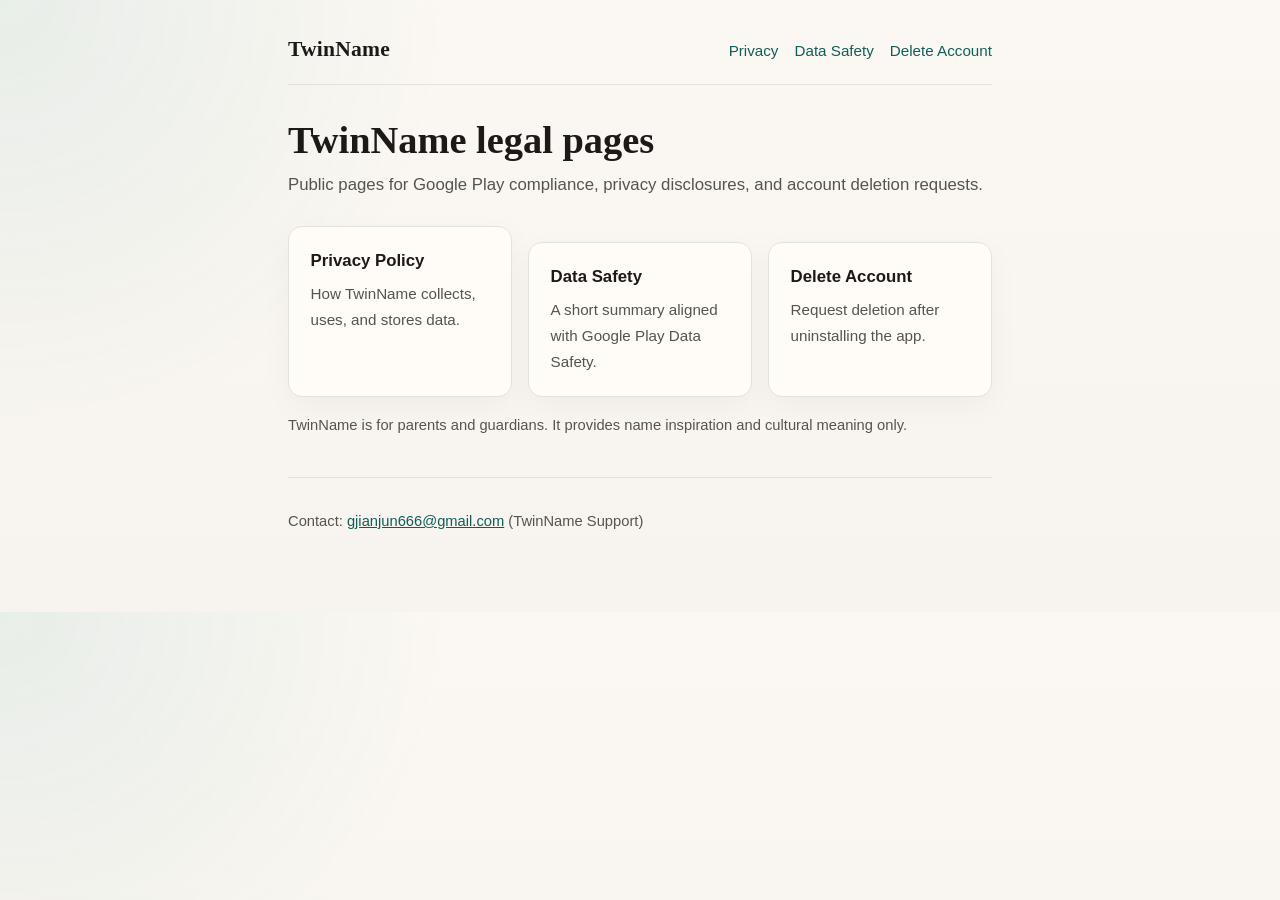
<file: index.html>
<!DOCTYPE html>
<html lang="en">
<head>
  <meta charset="utf-8">
  <meta name="viewport" content="width=device-width, initial-scale=1">
  <title>TwinName Legal</title>
  <meta name="description" content="Privacy Policy, Data Safety, and account deletion pages for TwinName.">
  <link rel="stylesheet" href="./styles.css">
</head>
<body>
  <div class="wrap">
    <header class="site-header">
      <a class="brand" href="./">TwinName</a>
      <nav class="nav" aria-label="Legal pages">
        <a href="./privacy/">Privacy</a>
        <a href="./data-safety/">Data Safety</a>
        <a href="./delete-account/">Delete Account</a>
      </nav>
    </header>

    <section class="hero">
      <h1>TwinName legal pages</h1>
      <p class="lede">Public pages for Google Play compliance, privacy disclosures, and account deletion requests.</p>
    </section>

    <div class="grid home">
      <a class="card" href="./privacy/">
        <strong>Privacy Policy</strong>
        <span>How TwinName collects, uses, and stores data.</span>
      </a>
      <a class="card" href="./data-safety/">
        <strong>Data Safety</strong>
        <span>A short summary aligned with Google Play Data Safety.</span>
      </a>
      <a class="card" href="./delete-account/">
        <strong>Delete Account</strong>
        <span>Request deletion after uninstalling the app.</span>
      </a>
    </div>

    <p class="meta">TwinName is for parents and guardians. It provides name inspiration and cultural meaning only.</p>

    <footer class="site-footer">
      <p>Contact: <a href="mailto:gjianjun666@gmail.com">gjianjun666@gmail.com</a> (TwinName Support)</p>
    </footer>
  </div>
</body>
</html>
</file>
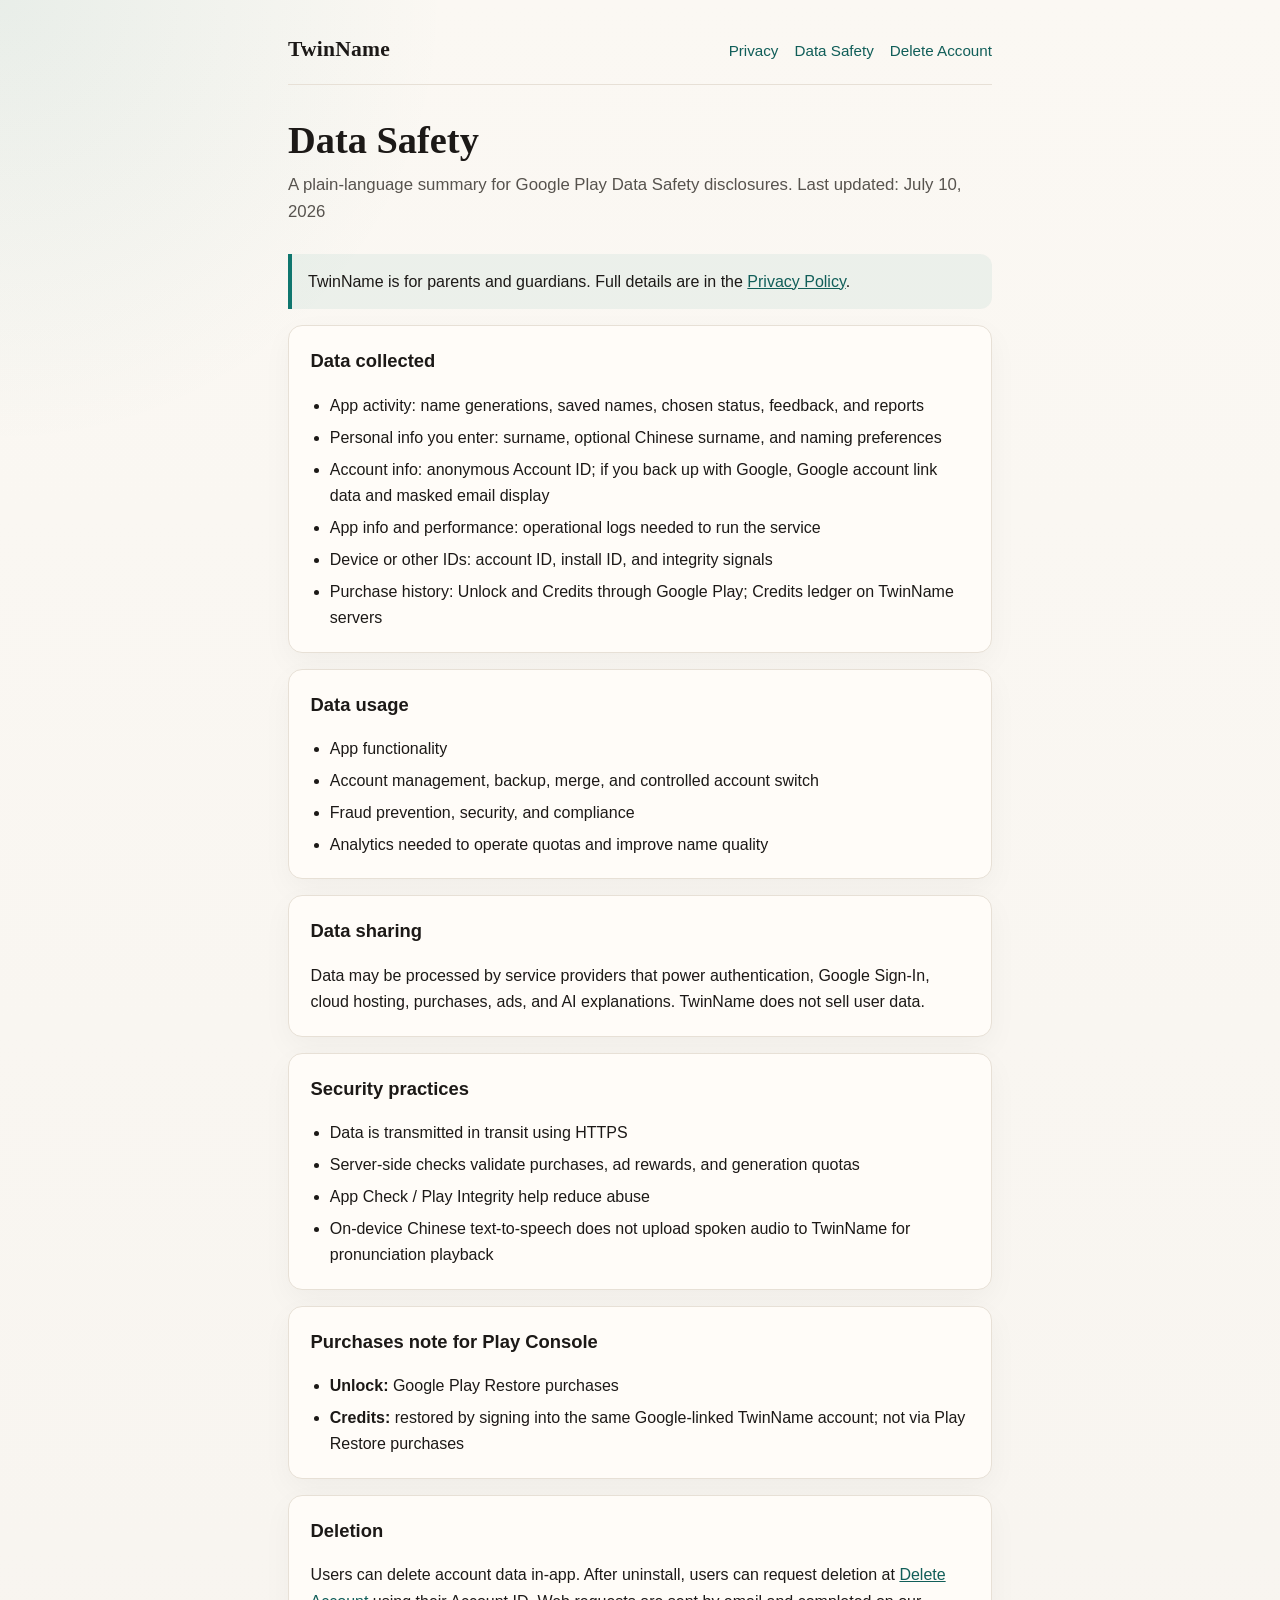
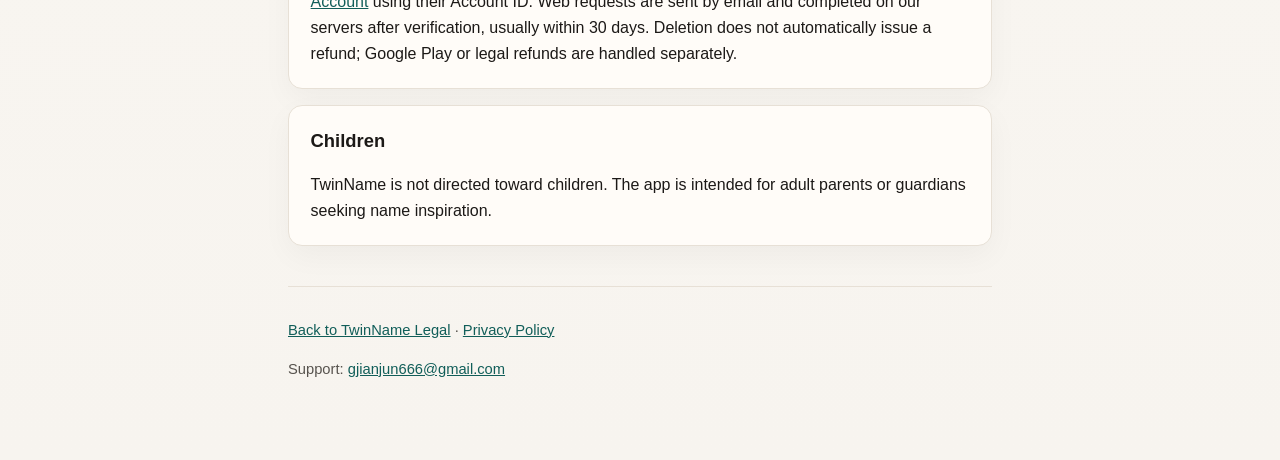
<file: data-safety/index.html>
<!DOCTYPE html>
<html lang="en">
<head>
  <meta charset="utf-8">
  <meta name="viewport" content="width=device-width, initial-scale=1">
  <title>Data Safety · TwinName</title>
  <meta name="description" content="Google Play Data Safety summary for TwinName.">
  <link rel="stylesheet" href="../styles.css">
</head>
<body>
  <div class="wrap">
    <header class="site-header">
      <a class="brand" href="../">TwinName</a>
      <nav class="nav" aria-label="Legal pages">
        <a href="../privacy/">Privacy</a>
        <a href="../data-safety/">Data Safety</a>
        <a href="../delete-account/">Delete Account</a>
      </nav>
    </header>

    <section class="hero">
      <h1>Data Safety</h1>
      <p class="lede">A plain-language summary for Google Play Data Safety disclosures. Last updated: July 10, 2026</p>
    </section>

    <div class="notice">
      TwinName is for parents and guardians. Full details are in the <a href="../privacy/">Privacy Policy</a>.
    </div>

    <article class="card">
      <h2>Data collected</h2>
      <ul>
        <li>App activity: name generations, saved names, chosen status, feedback, and reports</li>
        <li>Personal info you enter: surname, optional Chinese surname, and naming preferences</li>
        <li>Account info: anonymous Account ID; if you back up with Google, Google account link data and masked email display</li>
        <li>App info and performance: operational logs needed to run the service</li>
        <li>Device or other IDs: account ID, install ID, and integrity signals</li>
        <li>Purchase history: Unlock and Credits through Google Play; Credits ledger on TwinName servers</li>
      </ul>
    </article>

    <article class="card">
      <h2>Data usage</h2>
      <ul>
        <li>App functionality</li>
        <li>Account management, backup, merge, and controlled account switch</li>
        <li>Fraud prevention, security, and compliance</li>
        <li>Analytics needed to operate quotas and improve name quality</li>
      </ul>
    </article>

    <article class="card">
      <h2>Data sharing</h2>
      <p>
        Data may be processed by service providers that power authentication, Google Sign-In, cloud hosting,
        purchases, ads, and AI explanations. TwinName does not sell user data.
      </p>
    </article>

    <article class="card">
      <h2>Security practices</h2>
      <ul>
        <li>Data is transmitted in transit using HTTPS</li>
        <li>Server-side checks validate purchases, ad rewards, and generation quotas</li>
        <li>App Check / Play Integrity help reduce abuse</li>
        <li>On-device Chinese text-to-speech does not upload spoken audio to TwinName for pronunciation playback</li>
      </ul>
    </article>

    <article class="card">
      <h2>Purchases note for Play Console</h2>
      <ul>
        <li><strong>Unlock:</strong> Google Play Restore purchases</li>
        <li><strong>Credits:</strong> restored by signing into the same Google-linked TwinName account; not via Play Restore purchases</li>
      </ul>
    </article>

    <article class="card">
      <h2>Deletion</h2>
      <p>
        Users can delete account data in-app. After uninstall, users can request deletion at
        <a href="../delete-account/">Delete Account</a> using their Account ID.
        Web requests are sent by email and completed on our servers after verification, usually within 30 days.
        Deletion does not automatically issue a refund; Google Play or legal refunds are handled separately.
      </p>
    </article>

    <article class="card">
      <h2>Children</h2>
      <p>
        TwinName is not directed toward children. The app is intended for adult parents or guardians seeking name inspiration.
      </p>
    </article>

    <footer class="site-footer">
      <p><a href="../">Back to TwinName Legal</a> · <a href="../privacy/">Privacy Policy</a></p>
      <p>Support: <a href="mailto:gjianjun666@gmail.com">gjianjun666@gmail.com</a></p>
    </footer>
  </div>
</body>
</html>
</file>
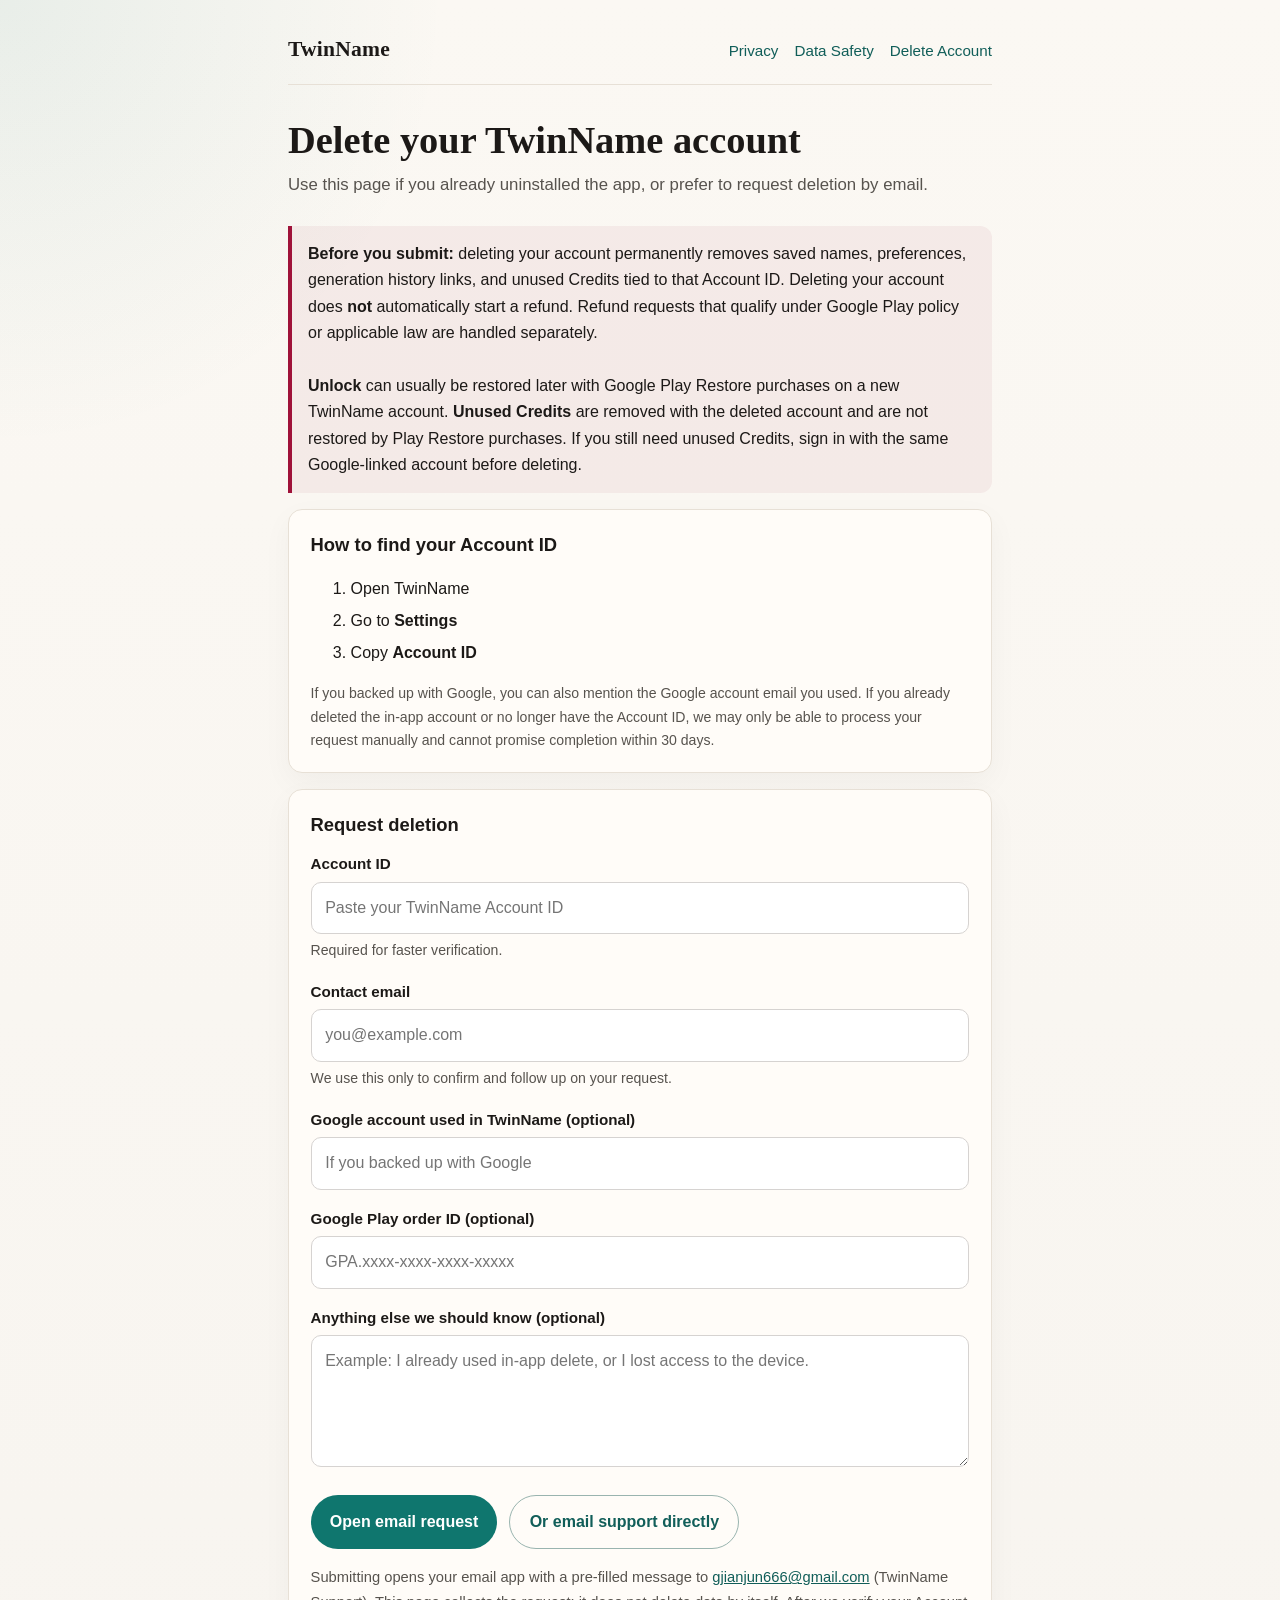
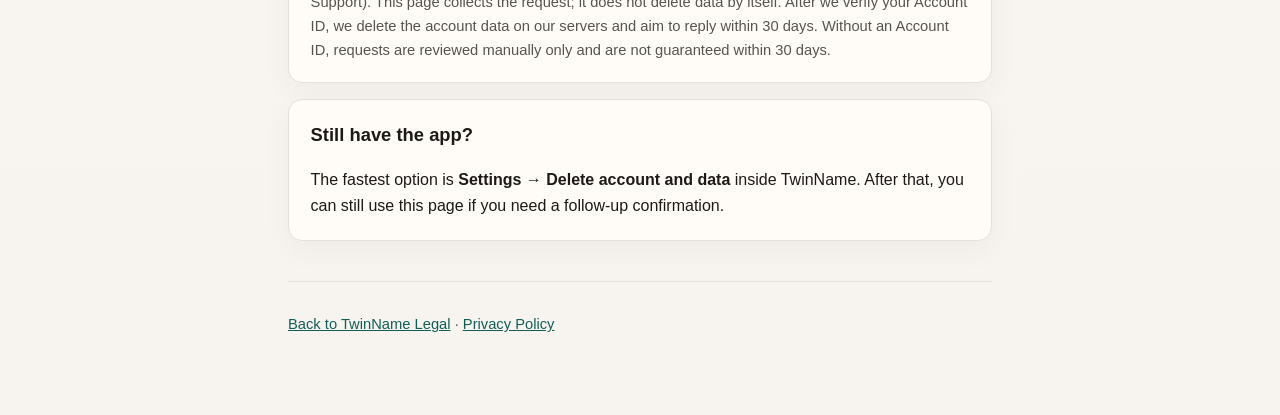
<file: delete-account/index.html>
<!DOCTYPE html>
<html lang="en">
<head>
  <meta charset="utf-8">
  <meta name="viewport" content="width=device-width, initial-scale=1">
  <title>Delete Account · TwinName</title>
  <meta name="description" content="Request deletion of your TwinName account and associated data.">
  <link rel="stylesheet" href="../styles.css">
</head>
<body>
  <div class="wrap">
    <header class="site-header">
      <a class="brand" href="../">TwinName</a>
      <nav class="nav" aria-label="Legal pages">
        <a href="../privacy/">Privacy</a>
        <a href="../data-safety/">Data Safety</a>
        <a href="../delete-account/">Delete Account</a>
      </nav>
    </header>

    <section class="hero">
      <h1>Delete your TwinName account</h1>
      <p class="lede">Use this page if you already uninstalled the app, or prefer to request deletion by email.</p>
    </section>

    <div class="notice warning">
      <strong>Before you submit:</strong> deleting your account permanently removes saved names, preferences,
      generation history links, and unused Credits tied to that Account ID.
      Deleting your account does <strong>not</strong> automatically start a refund.
      Refund requests that qualify under Google Play policy or applicable law are handled separately.
      <br><br>
      <strong>Unlock</strong> can usually be restored later with Google Play Restore purchases on a new TwinName account.
      <strong>Unused Credits</strong> are removed with the deleted account and are not restored by Play Restore purchases.
      If you still need unused Credits, sign in with the same Google-linked account before deleting.
    </div>

    <article class="card">
      <h2>How to find your Account ID</h2>
      <ol>
        <li>Open TwinName</li>
        <li>Go to <strong>Settings</strong></li>
        <li>Copy <strong>Account ID</strong></li>
      </ol>
      <p class="hint">
        If you backed up with Google, you can also mention the Google account email you used.
        If you already deleted the in-app account or no longer have the Account ID, we may only be able to process your request manually and cannot promise completion within 30 days.
      </p>
    </article>

    <article class="card">
      <h2>Request deletion</h2>
      <form id="delete-form">
        <div class="field">
          <label for="accountId">Account ID</label>
          <input id="accountId" name="accountId" type="text" required placeholder="Paste your TwinName Account ID" autocomplete="off">
          <p class="hint">Required for faster verification.</p>
        </div>

        <div class="field">
          <label for="email">Contact email</label>
          <input id="email" name="email" type="email" required placeholder="you@example.com" autocomplete="email">
          <p class="hint">We use this only to confirm and follow up on your request.</p>
        </div>

        <div class="field">
          <label for="googleEmail">Google account used in TwinName (optional)</label>
          <input id="googleEmail" name="googleEmail" type="email" placeholder="If you backed up with Google" autocomplete="email">
        </div>

        <div class="field">
          <label for="orderId">Google Play order ID (optional)</label>
          <input id="orderId" name="orderId" type="text" placeholder="GPA.xxxx-xxxx-xxxx-xxxxx" autocomplete="off">
        </div>

        <div class="field">
          <label for="notes">Anything else we should know (optional)</label>
          <textarea id="notes" name="notes" rows="4" placeholder="Example: I already used in-app delete, or I lost access to the device."></textarea>
        </div>

        <div class="actions">
          <button type="submit">Open email request</button>
          <a class="button secondary" id="mailto-fallback" href="#">Or email support directly</a>
        </div>
      </form>

      <p class="meta">
        Submitting opens your email app with a pre-filled message to
        <a href="mailto:gjianjun666@gmail.com">gjianjun666@gmail.com</a>
        (TwinName Support).
        This page collects the request; it does not delete data by itself.
        After we verify your Account ID, we delete the account data on our servers and aim to reply within 30 days.
        Without an Account ID, requests are reviewed manually only and are not guaranteed within 30 days.
      </p>
    </article>

    <article class="card">
      <h2>Still have the app?</h2>
      <p>
        The fastest option is <strong>Settings → Delete account and data</strong> inside TwinName.
        After that, you can still use this page if you need a follow-up confirmation.
      </p>
    </article>

    <footer class="site-footer">
      <p><a href="../">Back to TwinName Legal</a> · <a href="../privacy/">Privacy Policy</a></p>
    </footer>
  </div>

  <script>
    const SUPPORT_EMAIL = "gjianjun666@gmail.com";

    function buildBody() {
      const accountId = document.getElementById("accountId").value.trim();
      const email = document.getElementById("email").value.trim();
      const googleEmail = document.getElementById("googleEmail").value.trim();
      const orderId = document.getElementById("orderId").value.trim();
      const notes = document.getElementById("notes").value.trim();

      return [
        "Please delete my TwinName account and associated data.",
        "",
        "Account ID: " + accountId,
        "Contact email: " + email,
        "Google account used in TwinName: " + (googleEmail || "N/A"),
        "Google Play order ID: " + (orderId || "N/A"),
        "",
        "Notes:",
        notes || "N/A",
        "",
        "I understand saved names and unused Credits tied to this Account ID will be permanently removed.",
        "I understand deleting my account does not automatically start a refund.",
        "I understand Unlock may be restored later through Google Play Restore purchases.",
        "I understand Credits are not restored by Google Play Restore purchases."
      ].join("\n");
    }

    function buildMailto(subject) {
      return "mailto:" + encodeURIComponent(SUPPORT_EMAIL)
        + "?subject=" + encodeURIComponent(subject)
        + "&body=" + encodeURIComponent(buildBody());
    }

    document.getElementById("mailto-fallback").addEventListener("click", function (event) {
      event.preventDefault();
      window.location.href = "mailto:" + encodeURIComponent(SUPPORT_EMAIL)
        + "?subject=" + encodeURIComponent("TwinName account deletion request");
    });

    document.getElementById("delete-form").addEventListener("submit", function (event) {
      event.preventDefault();
      window.location.href = buildMailto("TwinName account deletion request");
    });
  </script>
</body>
</html>
</file>
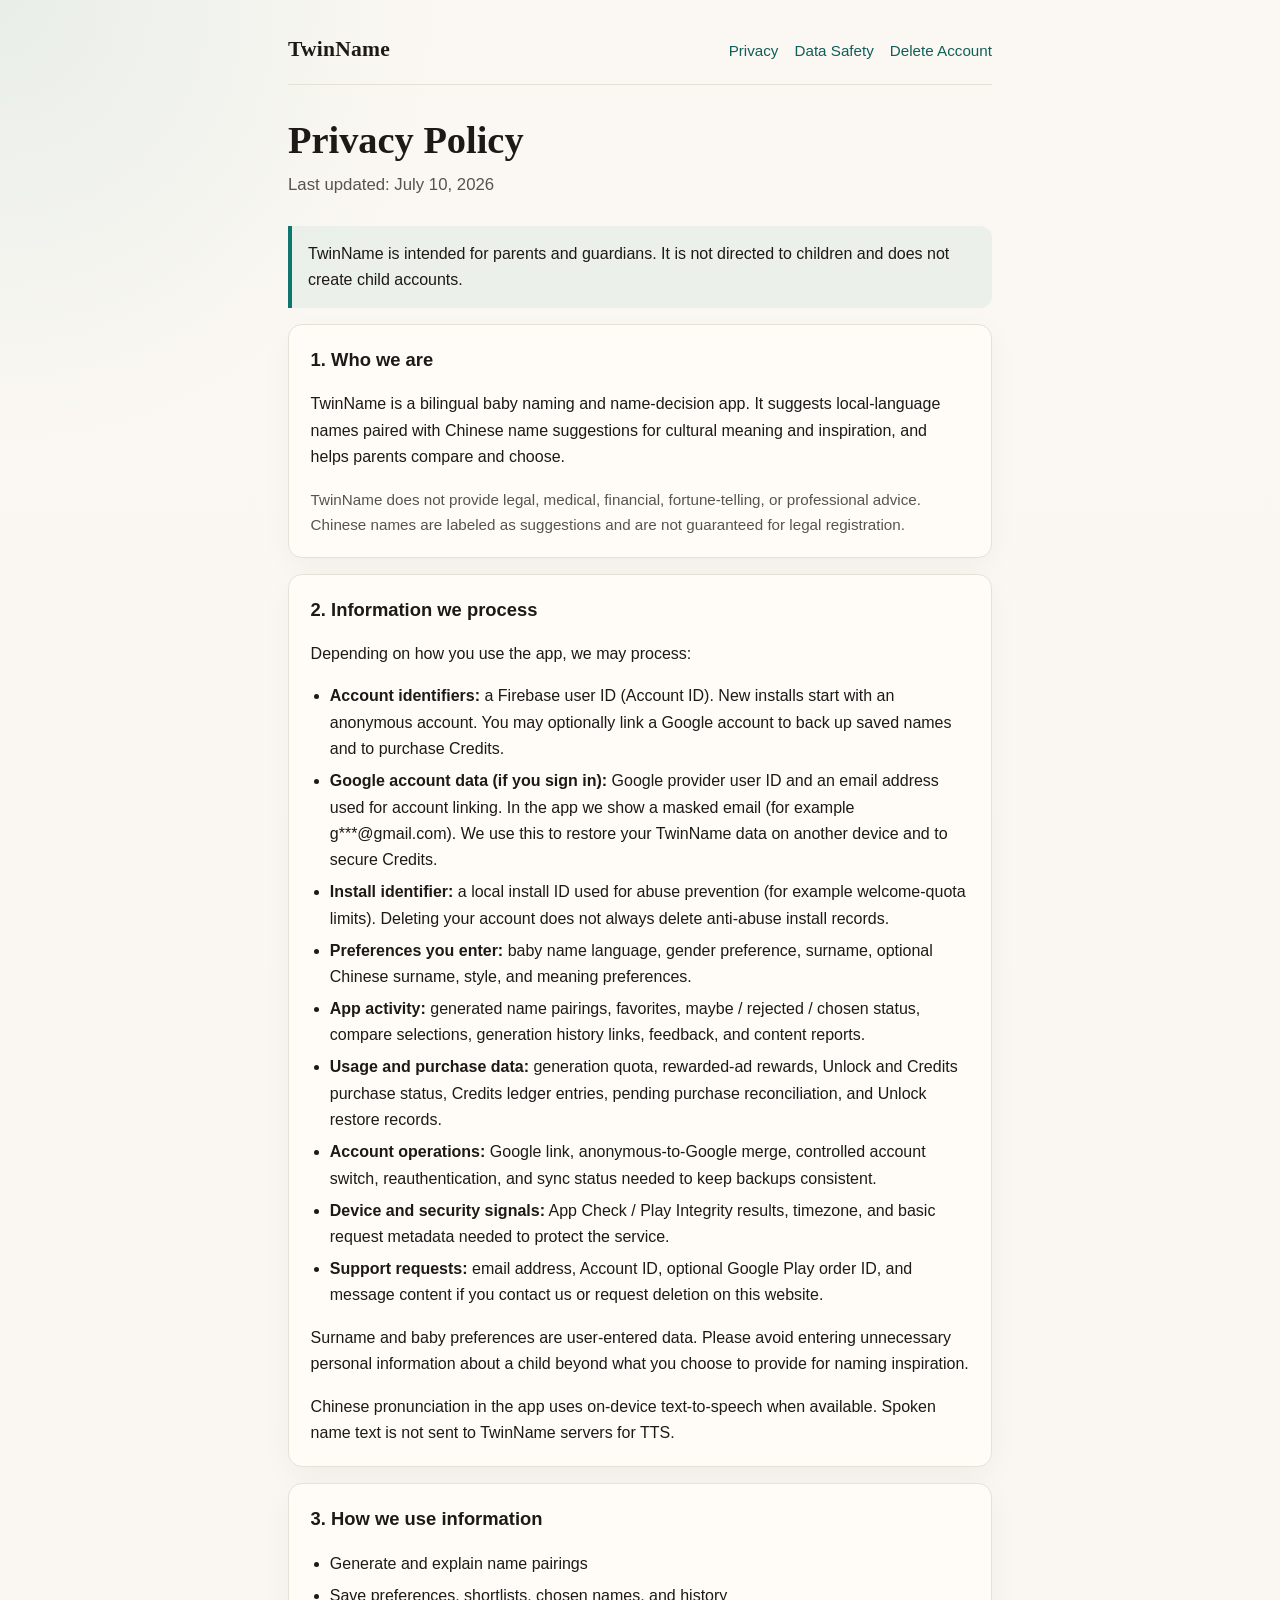
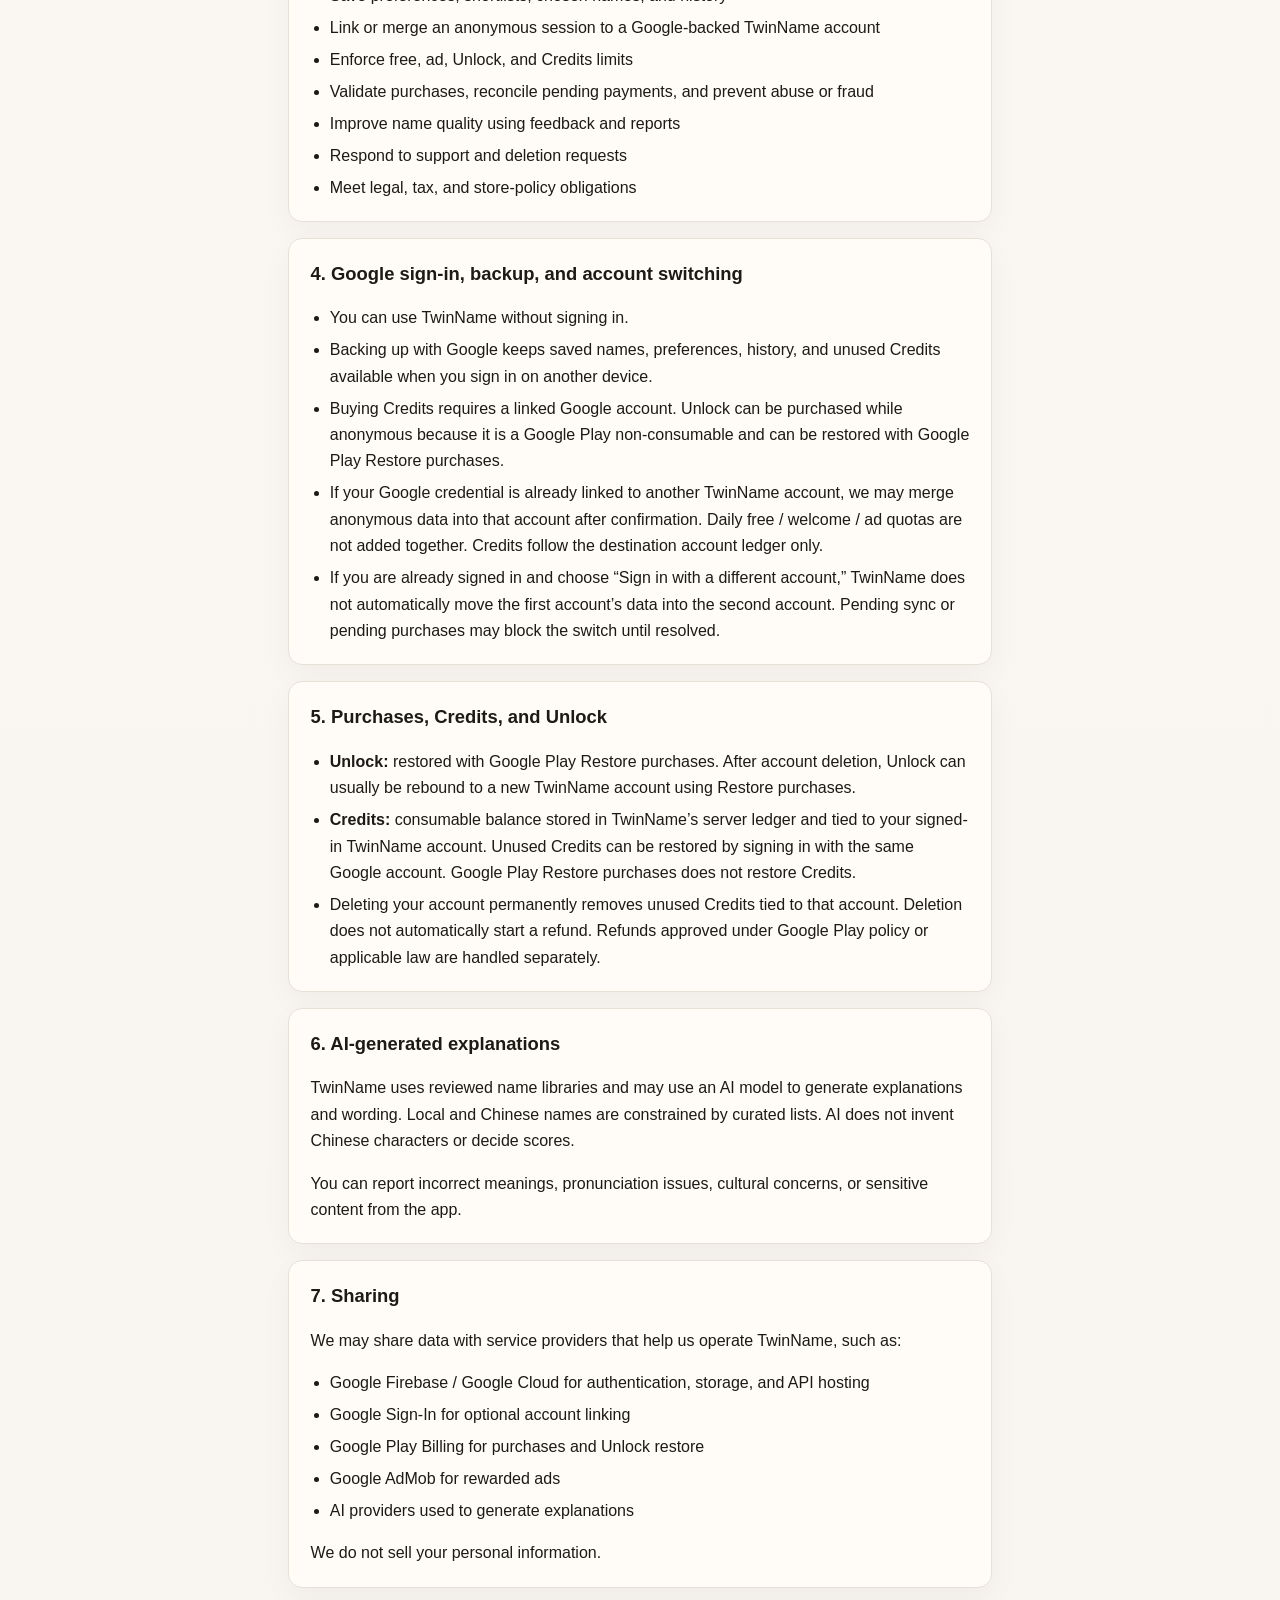
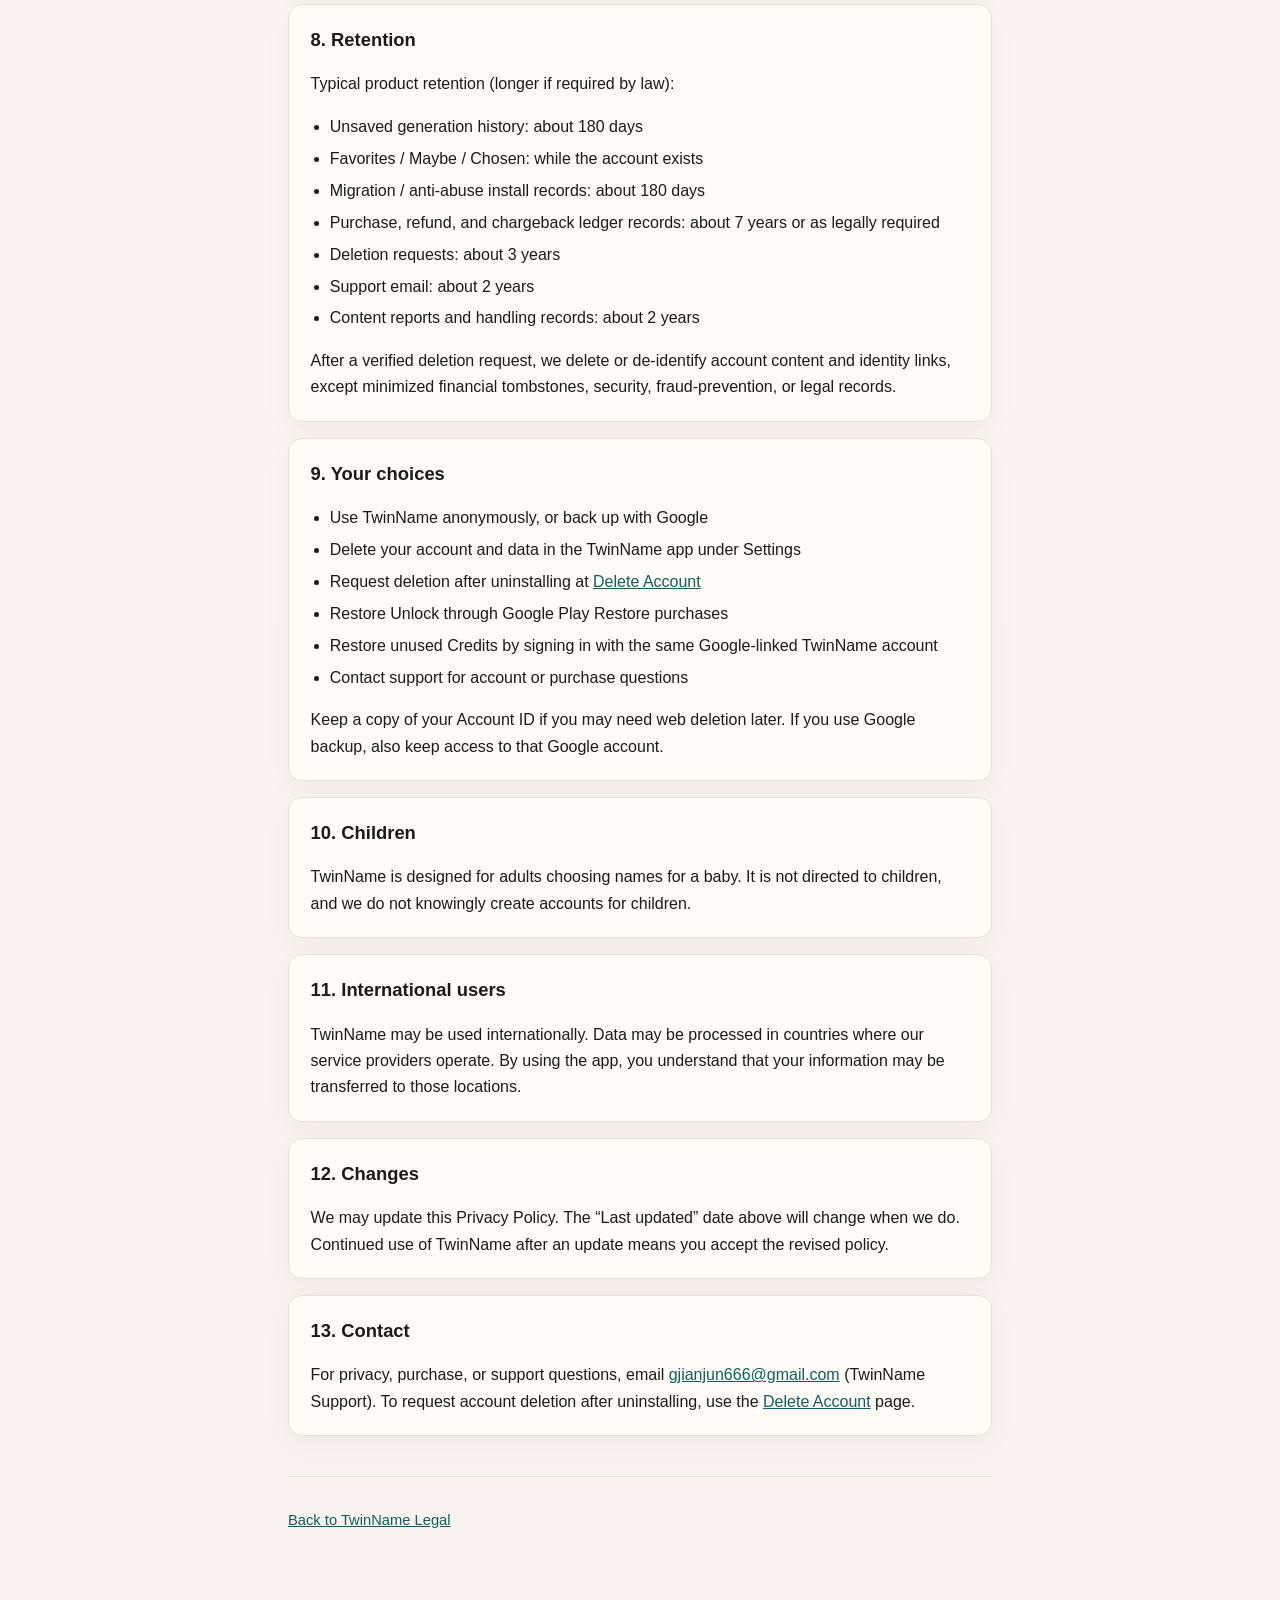
<file: privacy/index.html>
<!DOCTYPE html>
<html lang="en">
<head>
  <meta charset="utf-8">
  <meta name="viewport" content="width=device-width, initial-scale=1">
  <title>Privacy Policy · TwinName</title>
  <meta name="description" content="Privacy Policy for TwinName, a bilingual baby naming app for parents and guardians.">
  <link rel="stylesheet" href="../styles.css">
</head>
<body>
  <div class="wrap">
    <header class="site-header">
      <a class="brand" href="../">TwinName</a>
      <nav class="nav" aria-label="Legal pages">
        <a href="../privacy/">Privacy</a>
        <a href="../data-safety/">Data Safety</a>
        <a href="../delete-account/">Delete Account</a>
      </nav>
    </header>

    <section class="hero">
      <h1>Privacy Policy</h1>
      <p class="lede">Last updated: July 10, 2026</p>
    </section>

    <div class="notice">
      TwinName is intended for parents and guardians. It is not directed to children and does not create child accounts.
    </div>

    <article class="card">
      <h2>1. Who we are</h2>
      <p>
        TwinName is a bilingual baby naming and name-decision app. It suggests local-language names paired with
        Chinese name suggestions for cultural meaning and inspiration, and helps parents compare and choose.
      </p>
      <p class="disclaimer">
        TwinName does not provide legal, medical, financial, fortune-telling, or professional advice.
        Chinese names are labeled as suggestions and are not guaranteed for legal registration.
      </p>
    </article>

    <article class="card">
      <h2>2. Information we process</h2>
      <p>Depending on how you use the app, we may process:</p>
      <ul>
        <li><strong>Account identifiers:</strong> a Firebase user ID (Account ID). New installs start with an anonymous account. You may optionally link a Google account to back up saved names and to purchase Credits.</li>
        <li><strong>Google account data (if you sign in):</strong> Google provider user ID and an email address used for account linking. In the app we show a masked email (for example g***@gmail.com). We use this to restore your TwinName data on another device and to secure Credits.</li>
        <li><strong>Install identifier:</strong> a local install ID used for abuse prevention (for example welcome-quota limits). Deleting your account does not always delete anti-abuse install records.</li>
        <li><strong>Preferences you enter:</strong> baby name language, gender preference, surname, optional Chinese surname, style, and meaning preferences.</li>
        <li><strong>App activity:</strong> generated name pairings, favorites, maybe / rejected / chosen status, compare selections, generation history links, feedback, and content reports.</li>
        <li><strong>Usage and purchase data:</strong> generation quota, rewarded-ad rewards, Unlock and Credits purchase status, Credits ledger entries, pending purchase reconciliation, and Unlock restore records.</li>
        <li><strong>Account operations:</strong> Google link, anonymous-to-Google merge, controlled account switch, reauthentication, and sync status needed to keep backups consistent.</li>
        <li><strong>Device and security signals:</strong> App Check / Play Integrity results, timezone, and basic request metadata needed to protect the service.</li>
        <li><strong>Support requests:</strong> email address, Account ID, optional Google Play order ID, and message content if you contact us or request deletion on this website.</li>
      </ul>
      <p>
        Surname and baby preferences are user-entered data. Please avoid entering unnecessary personal information about a child beyond what you choose to provide for naming inspiration.
      </p>
      <p>
        Chinese pronunciation in the app uses on-device text-to-speech when available. Spoken name text is not sent to TwinName servers for TTS.
      </p>
    </article>

    <article class="card">
      <h2>3. How we use information</h2>
      <ul>
        <li>Generate and explain name pairings</li>
        <li>Save preferences, shortlists, chosen names, and history</li>
        <li>Link or merge an anonymous session to a Google-backed TwinName account</li>
        <li>Enforce free, ad, Unlock, and Credits limits</li>
        <li>Validate purchases, reconcile pending payments, and prevent abuse or fraud</li>
        <li>Improve name quality using feedback and reports</li>
        <li>Respond to support and deletion requests</li>
        <li>Meet legal, tax, and store-policy obligations</li>
      </ul>
    </article>

    <article class="card">
      <h2>4. Google sign-in, backup, and account switching</h2>
      <ul>
        <li>You can use TwinName without signing in.</li>
        <li>Backing up with Google keeps saved names, preferences, history, and unused Credits available when you sign in on another device.</li>
        <li>Buying Credits requires a linked Google account. Unlock can be purchased while anonymous because it is a Google Play non-consumable and can be restored with Google Play Restore purchases.</li>
        <li>If your Google credential is already linked to another TwinName account, we may merge anonymous data into that account after confirmation. Daily free / welcome / ad quotas are not added together. Credits follow the destination account ledger only.</li>
        <li>If you are already signed in and choose “Sign in with a different account,” TwinName does not automatically move the first account’s data into the second account. Pending sync or pending purchases may block the switch until resolved.</li>
      </ul>
    </article>

    <article class="card">
      <h2>5. Purchases, Credits, and Unlock</h2>
      <ul>
        <li><strong>Unlock:</strong> restored with Google Play Restore purchases. After account deletion, Unlock can usually be rebound to a new TwinName account using Restore purchases.</li>
        <li><strong>Credits:</strong> consumable balance stored in TwinName’s server ledger and tied to your signed-in TwinName account. Unused Credits can be restored by signing in with the same Google account. Google Play Restore purchases does not restore Credits.</li>
        <li>Deleting your account permanently removes unused Credits tied to that account. Deletion does not automatically start a refund. Refunds approved under Google Play policy or applicable law are handled separately.</li>
      </ul>
    </article>

    <article class="card">
      <h2>6. AI-generated explanations</h2>
      <p>
        TwinName uses reviewed name libraries and may use an AI model to generate explanations and wording.
        Local and Chinese names are constrained by curated lists. AI does not invent Chinese characters or decide scores.
      </p>
      <p>
        You can report incorrect meanings, pronunciation issues, cultural concerns, or sensitive content from the app.
      </p>
    </article>

    <article class="card">
      <h2>7. Sharing</h2>
      <p>We may share data with service providers that help us operate TwinName, such as:</p>
      <ul>
        <li>Google Firebase / Google Cloud for authentication, storage, and API hosting</li>
        <li>Google Sign-In for optional account linking</li>
        <li>Google Play Billing for purchases and Unlock restore</li>
        <li>Google AdMob for rewarded ads</li>
        <li>AI providers used to generate explanations</li>
      </ul>
      <p>We do not sell your personal information.</p>
    </article>

    <article class="card">
      <h2>8. Retention</h2>
      <p>Typical product retention (longer if required by law):</p>
      <ul>
        <li>Unsaved generation history: about 180 days</li>
        <li>Favorites / Maybe / Chosen: while the account exists</li>
        <li>Migration / anti-abuse install records: about 180 days</li>
        <li>Purchase, refund, and chargeback ledger records: about 7 years or as legally required</li>
        <li>Deletion requests: about 3 years</li>
        <li>Support email: about 2 years</li>
        <li>Content reports and handling records: about 2 years</li>
      </ul>
      <p>
        After a verified deletion request, we delete or de-identify account content and identity links,
        except minimized financial tombstones, security, fraud-prevention, or legal records.
      </p>
    </article>

    <article class="card">
      <h2>9. Your choices</h2>
      <ul>
        <li>Use TwinName anonymously, or back up with Google</li>
        <li>Delete your account and data in the TwinName app under Settings</li>
        <li>Request deletion after uninstalling at <a href="../delete-account/">Delete Account</a></li>
        <li>Restore Unlock through Google Play Restore purchases</li>
        <li>Restore unused Credits by signing in with the same Google-linked TwinName account</li>
        <li>Contact support for account or purchase questions</li>
      </ul>
      <p>
        Keep a copy of your Account ID if you may need web deletion later. If you use Google backup, also keep access to that Google account.
      </p>
    </article>

    <article class="card">
      <h2>10. Children</h2>
      <p>
        TwinName is designed for adults choosing names for a baby. It is not directed to children, and we do not knowingly
        create accounts for children.
      </p>
    </article>

    <article class="card">
      <h2>11. International users</h2>
      <p>
        TwinName may be used internationally. Data may be processed in countries where our service providers operate.
        By using the app, you understand that your information may be transferred to those locations.
      </p>
    </article>

    <article class="card">
      <h2>12. Changes</h2>
      <p>
        We may update this Privacy Policy. The “Last updated” date above will change when we do.
        Continued use of TwinName after an update means you accept the revised policy.
      </p>
    </article>

    <article class="card">
      <h2>13. Contact</h2>
      <p>
        For privacy, purchase, or support questions, email
        <a href="mailto:gjianjun666@gmail.com">gjianjun666@gmail.com</a>
        (TwinName Support).
        To request account deletion after uninstalling, use the
        <a href="../delete-account/">Delete Account</a> page.
      </p>
    </article>

    <footer class="site-footer">
      <p><a href="../">Back to TwinName Legal</a></p>
    </footer>
  </div>
</body>
</html>
</file>
<file: styles.css>
:root {
  --bg: #f7f4ef;
  --ink: #1c1917;
  --muted: #57534e;
  --line: #e7e0d6;
  --card: #fffcf8;
  --accent: #0f766e;
  --accent-dark: #115e59;
  --danger: #9f1239;
  --radius: 14px;
  --max: 44rem;
  --font-sans: "Segoe UI", "Helvetica Neue", Arial, sans-serif;
  --font-display: Georgia, "Times New Roman", serif;
}

* {
  box-sizing: border-box;
}

html {
  scroll-behavior: smooth;
}

body {
  margin: 0;
  color: var(--ink);
  background:
    radial-gradient(circle at top left, rgba(15, 118, 110, 0.08), transparent 28rem),
    linear-gradient(180deg, #fbf8f3 0%, var(--bg) 100%);
  font-family: var(--font-sans);
  line-height: 1.65;
}

a {
  color: var(--accent-dark);
}

a:hover {
  color: var(--accent);
}

.wrap {
  width: min(100% - 2rem, var(--max));
  margin: 0 auto;
  padding: 2rem 0 4rem;
}

.site-header {
  display: flex;
  flex-wrap: wrap;
  gap: 0.75rem 1.25rem;
  align-items: baseline;
  justify-content: space-between;
  margin-bottom: 2rem;
  padding-bottom: 1rem;
  border-bottom: 1px solid var(--line);
}

.brand {
  font-family: var(--font-display);
  font-size: 1.35rem;
  font-weight: 700;
  letter-spacing: 0.01em;
  text-decoration: none;
  color: var(--ink);
}

.nav {
  display: flex;
  flex-wrap: wrap;
  gap: 0.85rem 1rem;
  font-size: 0.95rem;
}

.nav a {
  text-decoration: none;
}

.hero {
  margin: 0 0 1.75rem;
}

.hero h1 {
  margin: 0 0 0.5rem;
  font-family: var(--font-display);
  font-size: clamp(1.8rem, 4vw, 2.4rem);
  line-height: 1.2;
}

.hero p,
.lede {
  margin: 0;
  color: var(--muted);
  font-size: 1.05rem;
}

.card {
  background: var(--card);
  border: 1px solid var(--line);
  border-radius: var(--radius);
  padding: 1.25rem 1.35rem;
  box-shadow: 0 10px 30px rgba(28, 25, 23, 0.04);
}

.card + .card {
  margin-top: 1rem;
}

.card h2 {
  margin: 0 0 0.65rem;
  font-size: 1.15rem;
}

.card p:last-child,
.card ul:last-child {
  margin-bottom: 0;
}

ul {
  padding-left: 1.2rem;
}

li + li {
  margin-top: 0.35rem;
}

.meta {
  margin: 1rem 0 0;
  color: var(--muted);
  font-size: 0.92rem;
}

.site-footer {
  margin-top: 2.5rem;
  padding-top: 1rem;
  border-top: 1px solid var(--line);
  color: var(--muted);
  font-size: 0.92rem;
}

.grid {
  display: grid;
  gap: 1rem;
}

@media (min-width: 720px) {
  .grid.home {
    grid-template-columns: repeat(3, 1fr);
  }
}

.grid a.card {
  text-decoration: none;
  color: inherit;
  transition: transform 0.15s ease, border-color 0.15s ease;
}

.grid a.card:hover {
  transform: translateY(-2px);
  border-color: #cbd5d1;
}

.grid a.card strong {
  display: block;
  margin-bottom: 0.35rem;
  font-size: 1.05rem;
}

.grid a.card span {
  color: var(--muted);
  font-size: 0.95rem;
}

label {
  display: block;
  margin: 0 0 0.35rem;
  font-weight: 600;
  font-size: 0.95rem;
}

.field {
  margin-bottom: 1rem;
}

input,
textarea {
  width: 100%;
  border: 1px solid #d6d3d1;
  border-radius: 10px;
  padding: 0.75rem 0.85rem;
  font: inherit;
  background: #fff;
}

input:focus,
textarea:focus {
  outline: 2px solid rgba(15, 118, 110, 0.35);
  border-color: var(--accent);
}

.hint {
  margin: 0.35rem 0 0;
  color: var(--muted);
  font-size: 0.88rem;
}

.actions {
  display: flex;
  flex-wrap: wrap;
  gap: 0.75rem;
  margin-top: 1.25rem;
}

button,
.button {
  appearance: none;
  border: 0;
  border-radius: 999px;
  padding: 0.8rem 1.2rem;
  background: var(--accent);
  color: #fff;
  font: inherit;
  font-weight: 600;
  cursor: pointer;
  text-decoration: none;
}

button:hover,
.button:hover {
  background: var(--accent-dark);
}

.button.secondary {
  background: transparent;
  color: var(--accent-dark);
  border: 1px solid #99b4af;
}

.notice {
  border-left: 4px solid var(--accent);
  background: rgba(15, 118, 110, 0.06);
  padding: 0.9rem 1rem;
  border-radius: 0 12px 12px 0;
  margin: 1rem 0;
}

.notice.warning {
  border-left-color: var(--danger);
  background: rgba(159, 18, 57, 0.06);
}

.disclaimer {
  font-size: 0.95rem;
  color: var(--muted);
}
</file>
